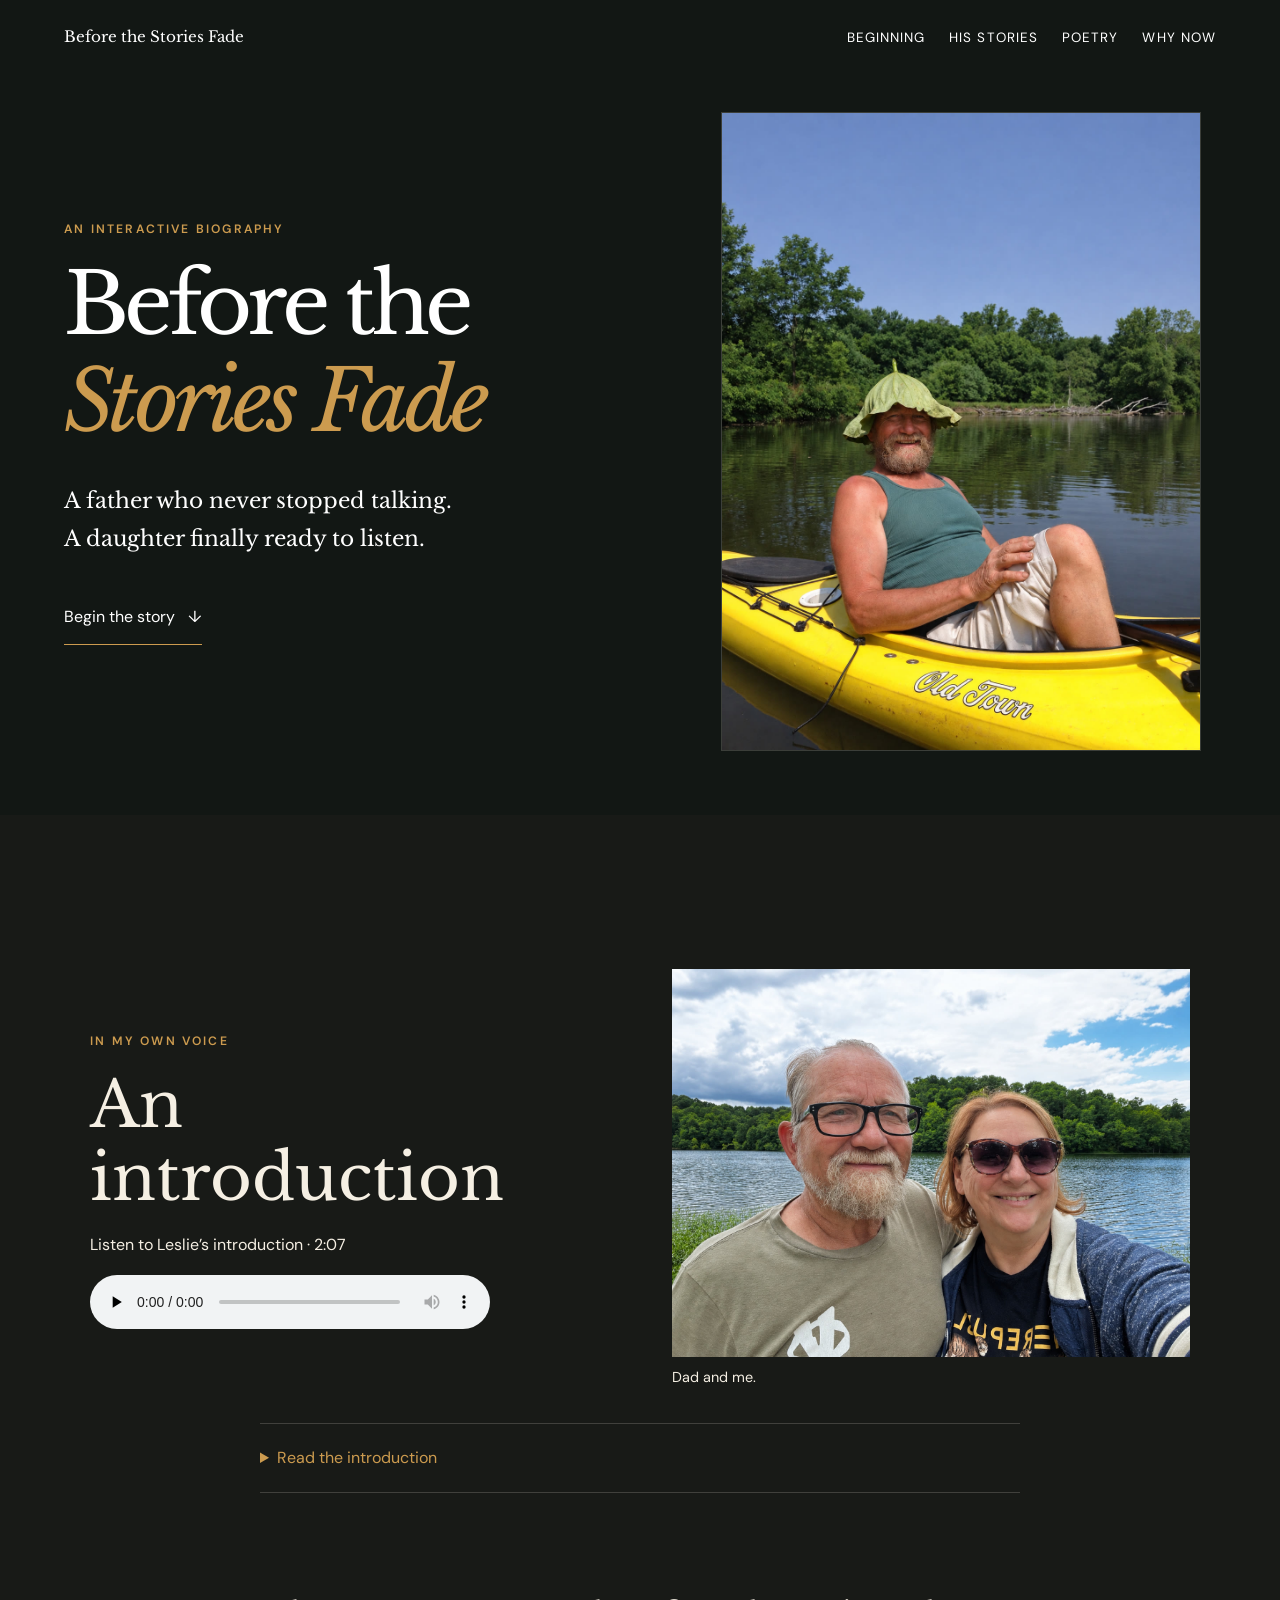
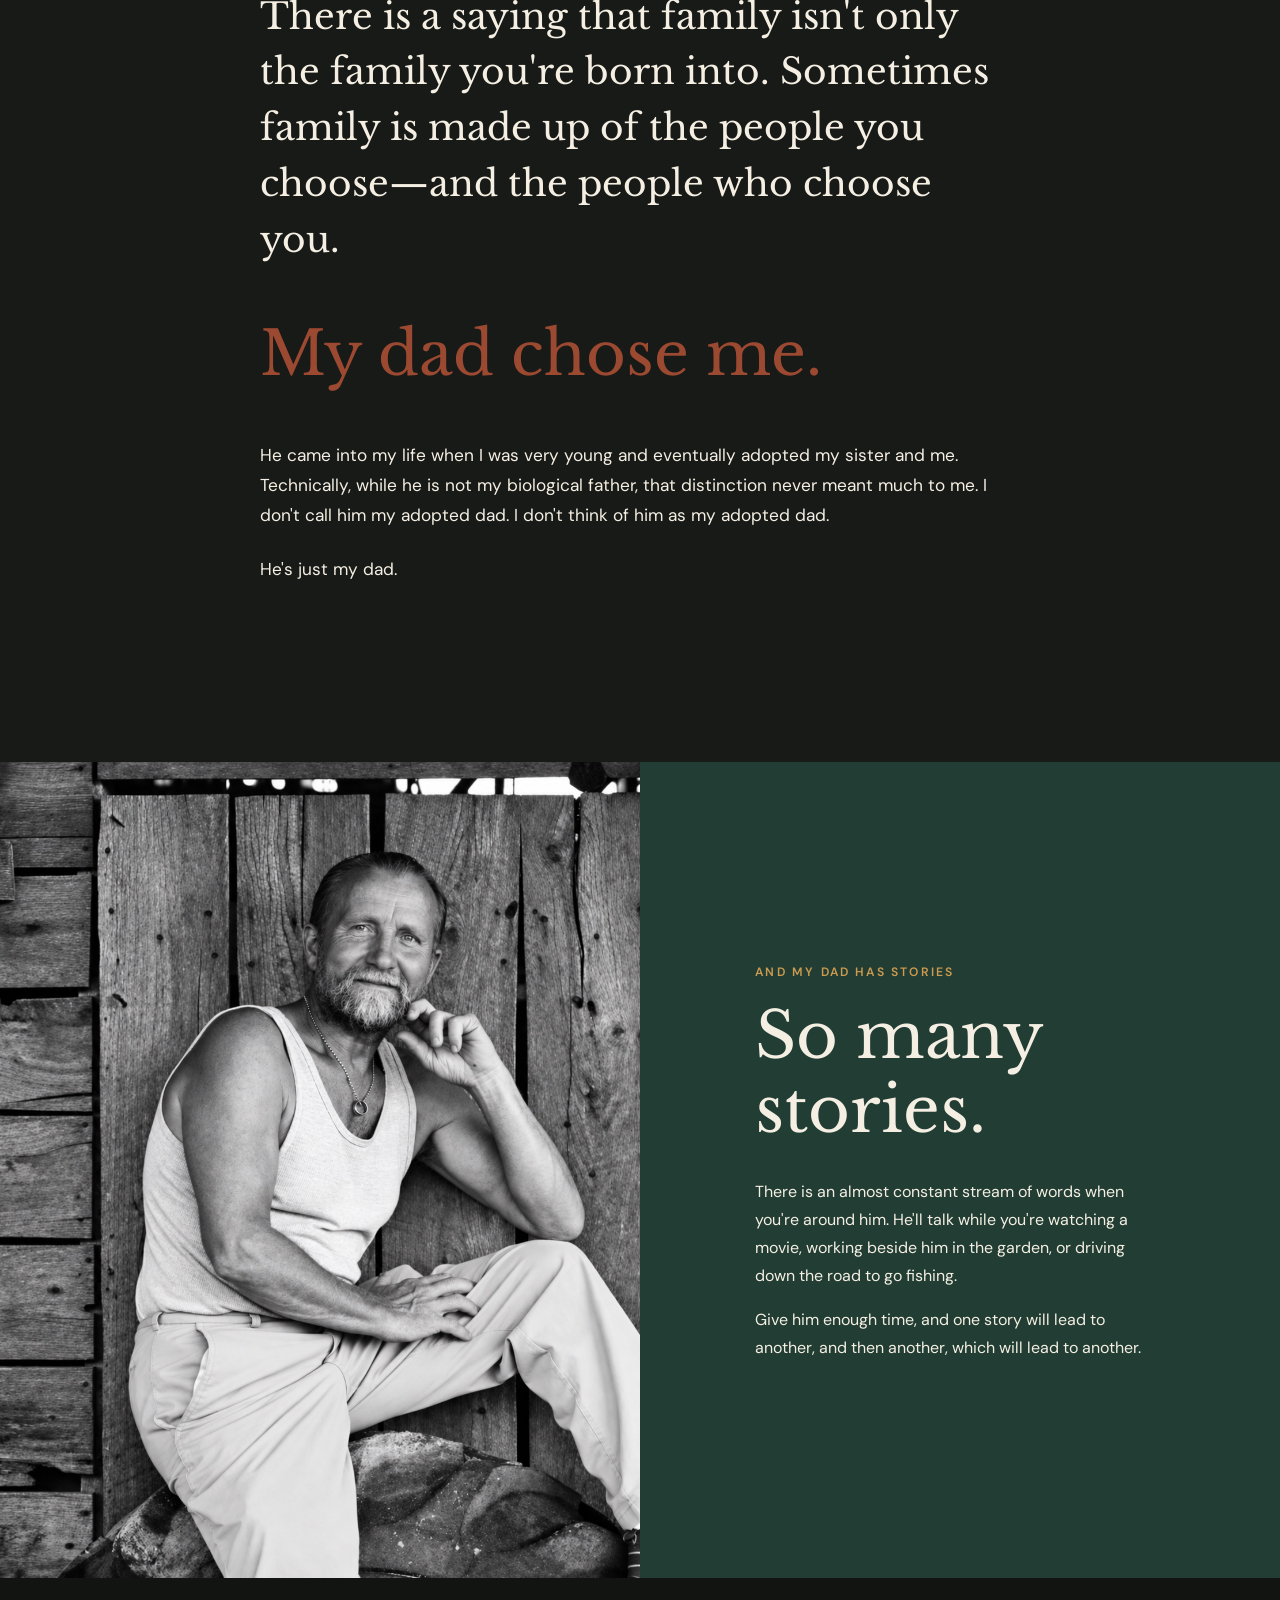
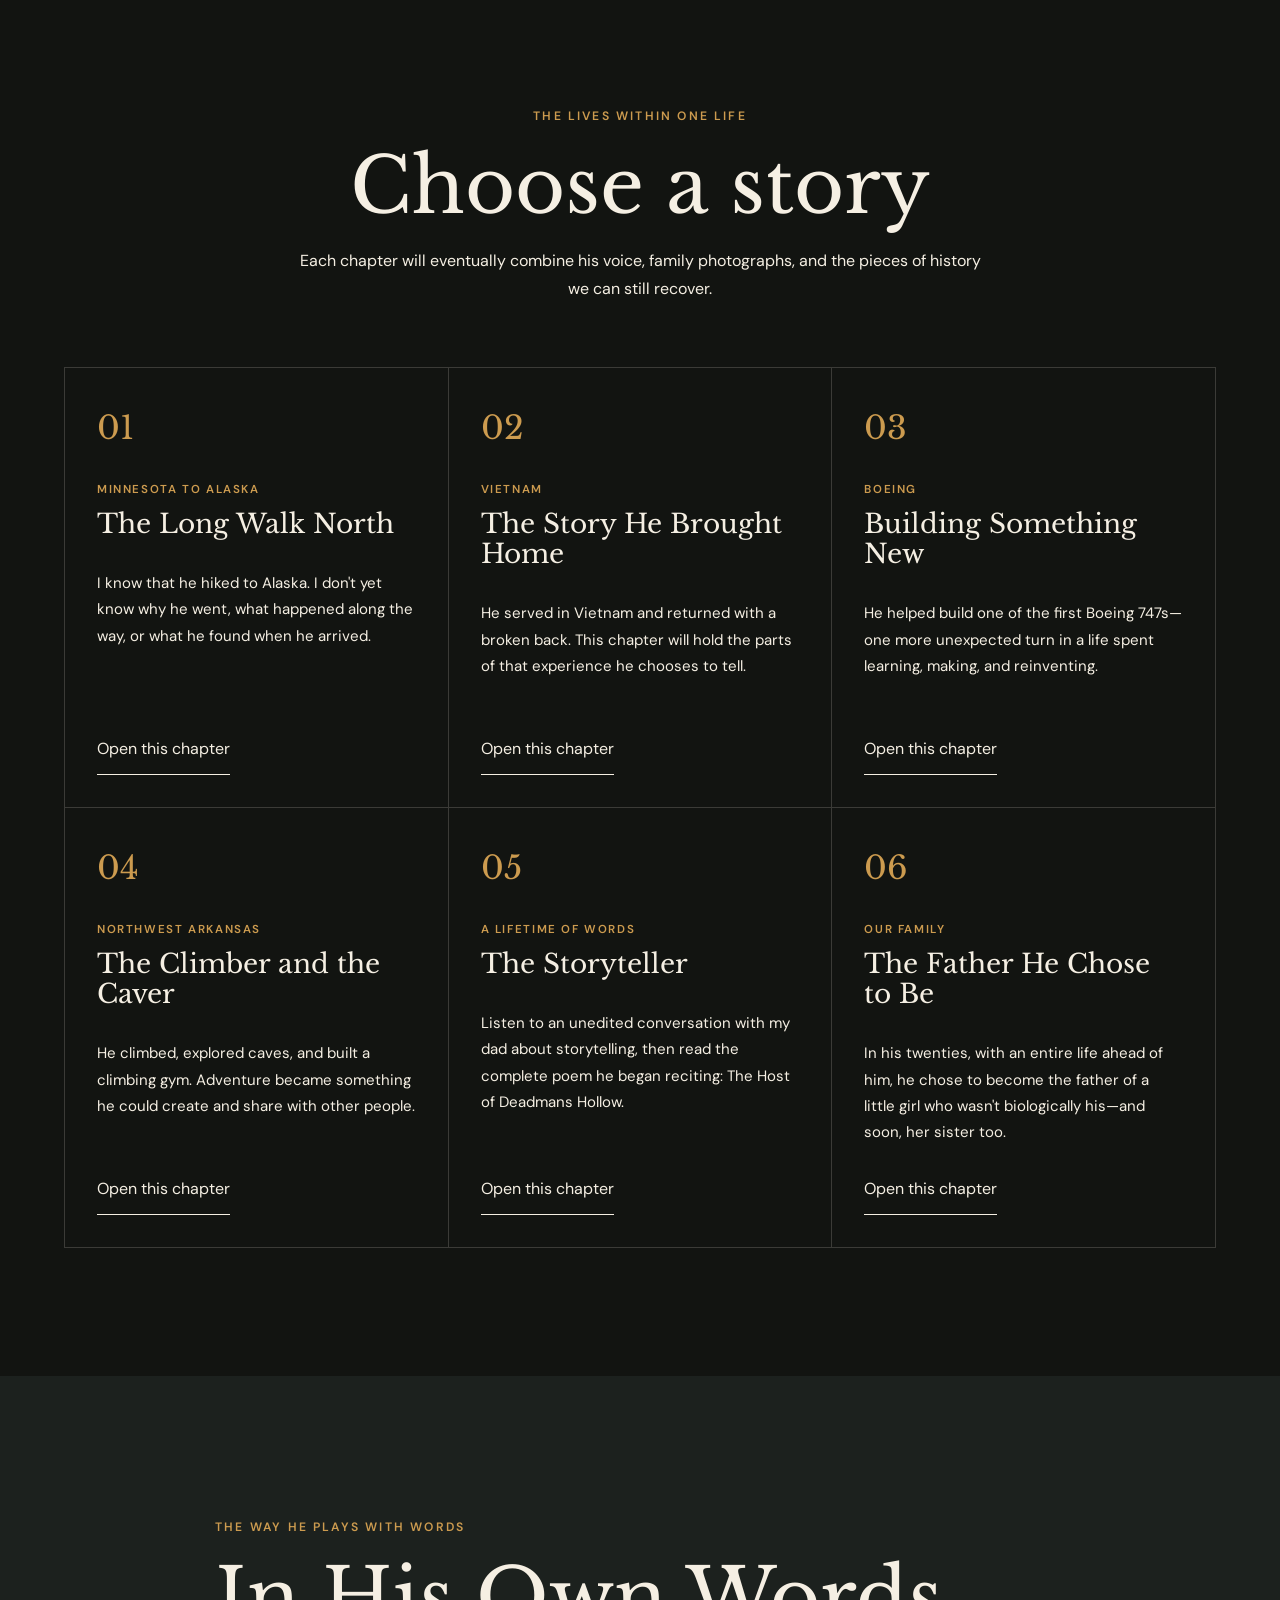
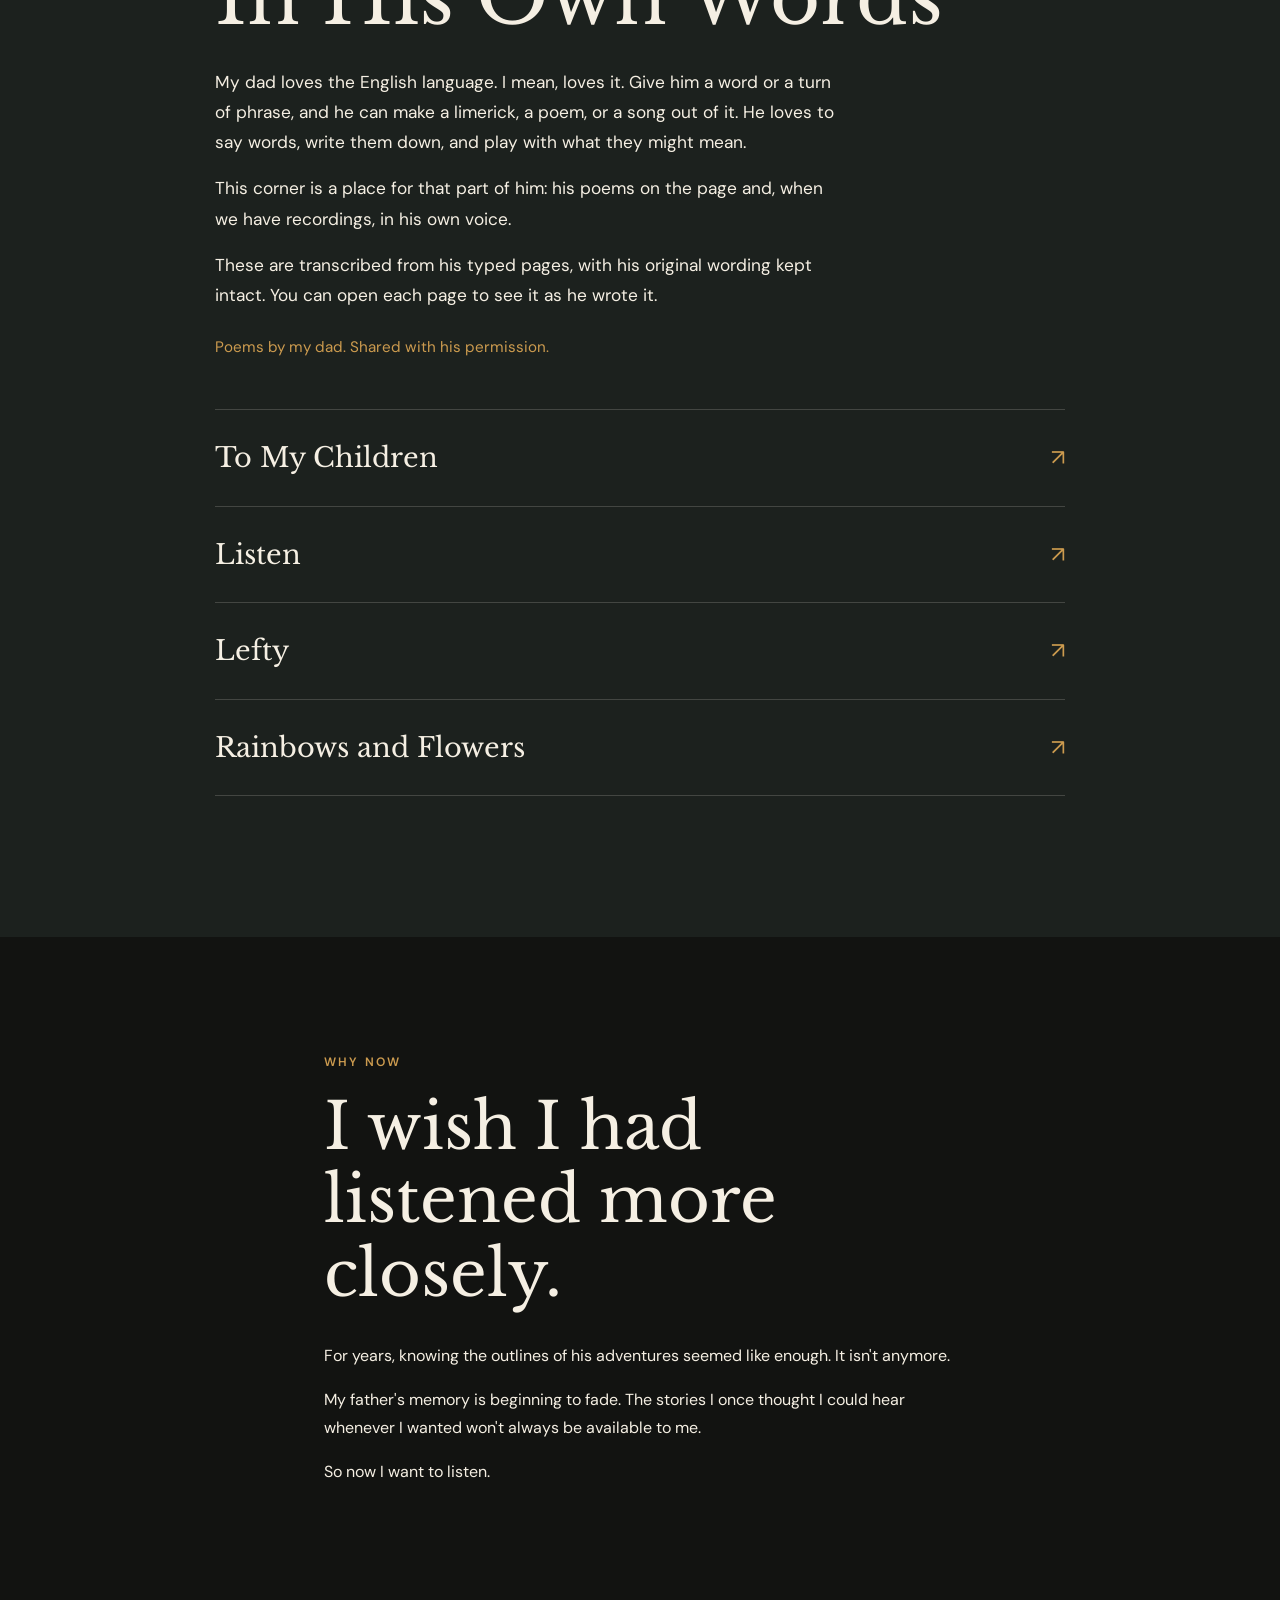
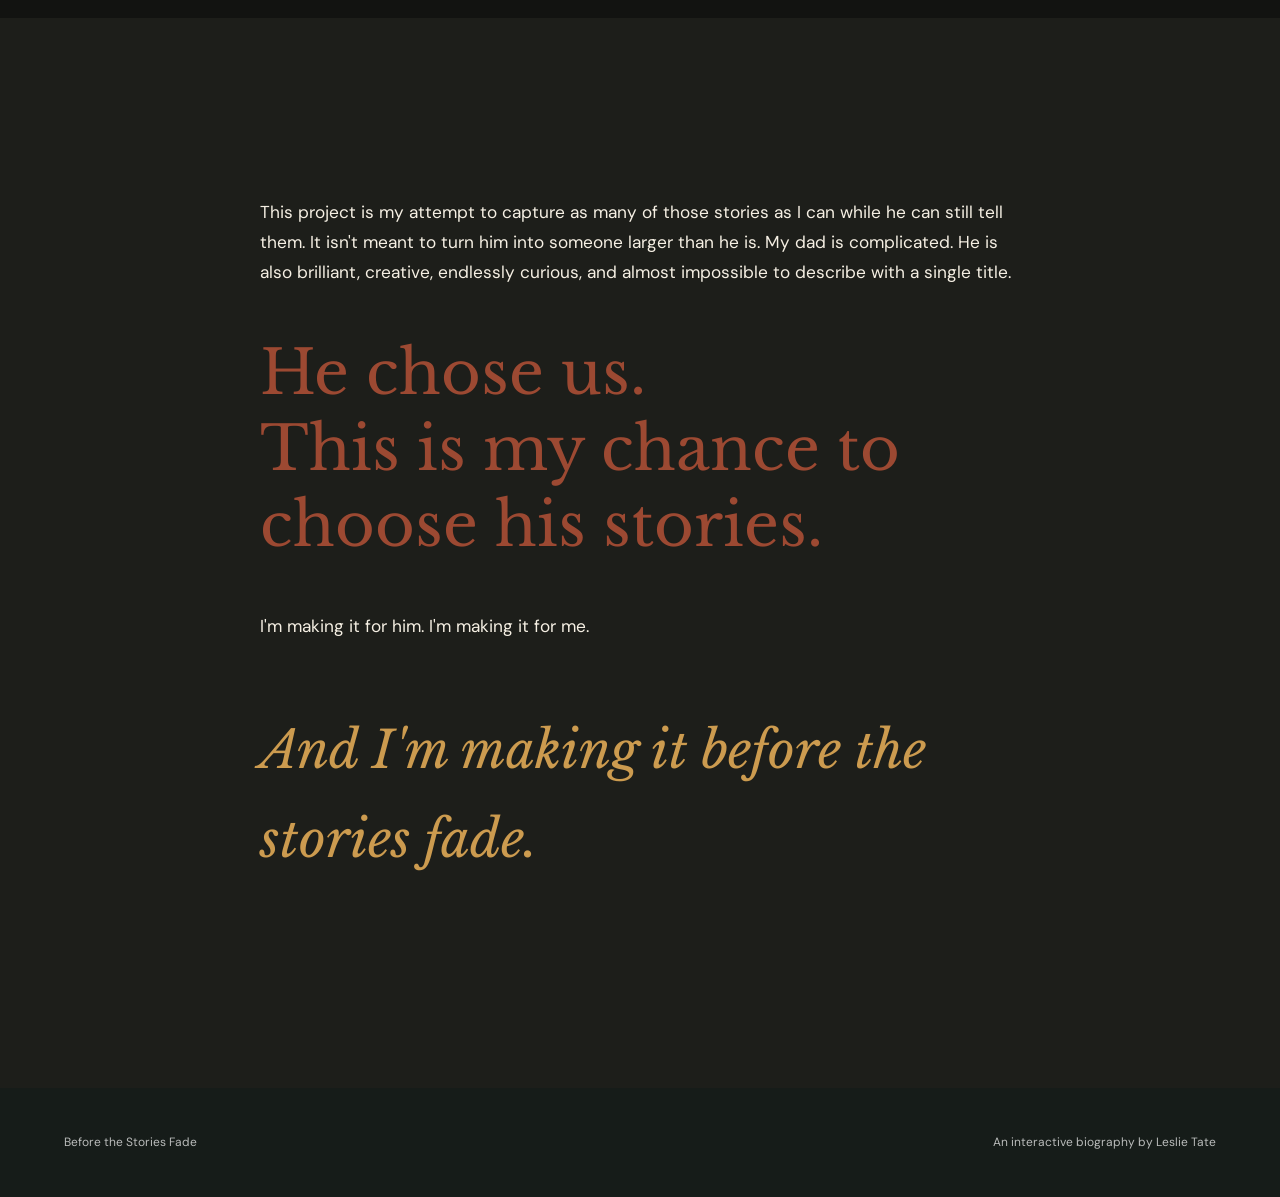
<file: index.html>
<!doctype html>
<html lang="en">
<head>
  <meta charset="utf-8">
  <meta name="viewport" content="width=device-width, initial-scale=1">
  <meta name="description" content="Before the Stories Fade — an interactive biography about a father, his stories, and a daughter's decision to listen.">
  <title>Before the Stories Fade</title>
  <link rel="preconnect" href="https://fonts.googleapis.com">
  <link rel="preconnect" href="https://fonts.gstatic.com" crossorigin>
  <link href="https://fonts.googleapis.com/css2?family=DM+Sans:wght@400;500;600&family=Libre+Baskerville:ital@0;1&display=swap" rel="stylesheet">
  <link rel="stylesheet" href="styles.css">
</head>
<body>
  <div class="progress" aria-hidden="true"><span id="progressBar"></span></div>

  <header class="site-header" id="top">
    <a class="wordmark" href="#top">Before the Stories Fade</a>
    <button class="menu-button" id="menuButton" aria-expanded="false" aria-controls="siteNav">Stories</button>
    <nav id="siteNav" aria-label="Story chapters">
      <a href="#beginning">Beginning</a>
      <a href="#stories">His Stories</a>
      <a href="#poetry">Poetry</a>
      <a href="#why-now">Why Now</a>
    </nav>
  </header>

  <main>
    <section class="hero" aria-labelledby="pageTitle">
      <div class="hero-content">
        <p class="eyebrow">An interactive biography</p>
        <h1 id="pageTitle">Before the<br><em>Stories Fade</em></h1>
        <p class="hero-intro">A father who never stopped talking.<br>A daughter finally ready to listen.</p>
        <a class="begin-link" href="#beginning">Begin the story <span aria-hidden="true">↓</span></a>
      </div>
      <img class="hero-image" src="images/dad-in-kayak.jpg" alt="Dad grinning in a yellow kayak with a lily pad on his head">
    </section>

    <section class="narrative light-section" id="beginning" aria-labelledby="introTitle">
      <div class="intro-feature">
        <div class="intro-listen">
          <p class="eyebrow">In my own voice</p>
          <h2 id="introTitle">An introduction</h2>
          <p>Listen to Leslie’s introduction · 2:07</p>
          <audio controls preload="none" aria-label="Leslie’s introduction to Before the Stories Fade">
            <source src="audio/before-the-stories-fade-intro.mp3" type="audio/mpeg">
            <a href="audio/before-the-stories-fade-intro.mp3">Listen to the introduction</a>
          </audio>
        </div>
        <figure class="intro-photo">
          <img src="images/leslie-and-dad.jpg" alt="Leslie and her dad smiling by the water" loading="lazy">
          <figcaption>Dad and me.</figcaption>
        </figure>
      </div>
      <details class="intro-script narrow-column">
        <summary>Read the introduction</summary>
        <p>I’ve wanted to tell my dad’s story for a long time.</p>
        <p>He hasn’t saved the world. He’s not a superhero. He’s a complicated, funny, patient man. Sometimes impatient. He loves a problem he can figure out, and he loves to play with words. I don’t think I really appreciated that about him until the last couple of years, when I started noticing how much of his memory was slipping away.</p>
        <p>When you’re a kid, you don’t think about your parents getting old. Or at least I didn’t. And even in my forties and fifties, I could see my mom getting older, but somehow I didn’t see it with Dad.</p>
        <p>Then one day we went for a walk in the woods. I’d spent my whole life trying to keep up with him. And that day, he asked if we could slow down. He was having trouble keeping up with me.</p>
        <p>That shook my world.</p>
        <p>My dad has stories about his childhood, about the things he got up to as a young man, and about being a parent. And some of them I’d heard, oh, about eighty million times. I knew what was coming next, so I stopped listening. I figured if I ever wanted to hear one of those stories again, all I had to do was ask.</p>
        <p>For a long time, that was true. His memory was sharp, and my dad has never been shy. He’ll talk to anybody for as long as they’ll let him. But now there are stories he starts telling and can’t quite finish. For a while, the changes seemed slow. Lately, they’re coming faster than I know how to keep up with.</p>
        <p>I hate watching that happen. I don’t know how else to say it.</p>
        <p>So I started listening again. And I started recording some of our conversations. Here, you’ll hear him tell some of his stories, and you’ll find a few of the poems he wrote. I wanted to put them somewhere I could come back to, and somewhere other people could get to know him a little, too.</p>
        <p>He’s my dad. I love him. And I’d like you to meet him.</p>
        <p>This is <em>Before the Stories Fade</em>.</p>
      </details>
      <div class="narrow-column reveal">
        <p class="opening-line">There is a saying that family isn't only the family you're born into. Sometimes family is made up of the people you choose—and the people who choose you.</p>
        <p class="statement">My dad chose me.</p>
        <p>He came into my life when I was very young and eventually adopted my sister and me. Technically, while he is not my biological father, that distinction never meant much to me. I don't call him my adopted dad. I don't think of him as my adopted dad.</p>
        <p>He's just my dad.</p>
      </div>
    </section>

    <section class="turning-point">
      <img class="turning-photo" src="images/dad-portrait.jpg" alt="Black-and-white portrait of Dad seated against a wooden wall" loading="lazy">
      <div class="turning-copy reveal">
        <p class="eyebrow">And my dad has stories</p>
        <h2>So many stories.</h2>
        <p>There is an almost constant stream of words when you're around him. He'll talk while you're watching a movie, working beside him in the garden, or driving down the road to go fishing.</p>
        <p>Give him enough time, and one story will lead to another, and then another, which will lead to another.</p>
      </div>
    </section>

    <section class="story-index" id="stories" aria-labelledby="storiesTitle">
      <div class="section-heading reveal">
        <p class="eyebrow">The lives within one life</p>
        <h2 id="storiesTitle">Choose a story</h2>
        <p>Each chapter will eventually combine his voice, family photographs, and the pieces of history we can still recover.</p>
      </div>

      <div class="story-grid">
        <article class="story-card reveal">
          <span class="chapter-number">01</span>
          <p class="chapter-place">Minnesota to Alaska</p>
          <h3>The Long Walk North</h3>
          <p>I know that he hiked to Alaska. I don't yet know why he went, what happened along the way, or what he found when he arrived.</p>
          <button class="story-button" data-story="alaska">Open this chapter</button>
        </article>

        <article class="story-card reveal">
          <span class="chapter-number">02</span>
          <p class="chapter-place">Vietnam</p>
          <h3>The Story He Brought Home</h3>
          <p>He served in Vietnam and returned with a broken back. This chapter will hold the parts of that experience he chooses to tell.</p>
          <button class="story-button" data-story="vietnam">Open this chapter</button>
        </article>

        <article class="story-card reveal">
          <span class="chapter-number">03</span>
          <p class="chapter-place">Boeing</p>
          <h3>Building Something New</h3>
          <p>He helped build one of the first Boeing 747s—one more unexpected turn in a life spent learning, making, and reinventing.</p>
          <button class="story-button" data-story="boeing">Open this chapter</button>
        </article>

        <article class="story-card reveal">
          <span class="chapter-number">04</span>
          <p class="chapter-place">Northwest Arkansas</p>
          <h3>The Climber and the Caver</h3>
          <p>He climbed, explored caves, and built a climbing gym. Adventure became something he could create and share with other people.</p>
          <button class="story-button" data-story="climbing">Open this chapter</button>
        </article>

        <article class="story-card reveal">
          <span class="chapter-number">05</span>
          <p class="chapter-place">A lifetime of words</p>
          <h3>The Storyteller</h3>
          <p>Listen to an unedited conversation with my dad about storytelling, then read the complete poem he began reciting: The Host of Deadmans Hollow.</p>
          <button class="story-button" data-story="storyteller">Open this chapter</button>
        </article>

        <article class="story-card reveal">
          <span class="chapter-number">06</span>
          <p class="chapter-place">Our family</p>
          <h3>The Father He Chose to Be</h3>
          <p>In his twenties, with an entire life ahead of him, he chose to become the father of a little girl who wasn't biologically his—and soon, her sister too.</p>
          <button class="story-button" data-story="father">Open this chapter</button>
        </article>
      </div>
    </section>

    <section class="poetry-corner" id="poetry" aria-labelledby="poetryTitle">
      <div class="poetry-inner reveal">
        <p class="eyebrow">The way he plays with words</p>
        <h2 id="poetryTitle">In His Own Words</h2>
        <p class="poetry-intro">My dad loves the English language. I mean, loves it. Give him a word or a turn of phrase, and he can make a limerick, a poem, or a song out of it. He loves to say words, write them down, and play with what they might mean.</p>
        <p class="poetry-intro">This corner is a place for that part of him: his poems on the page and, when we have recordings, in his own voice.</p>
        <p class="poetry-intro">These are transcribed from his typed pages, with his original wording kept intact. You can open each page to see it as he wrote it.</p>
        <p class="poetry-credit">Poems by my dad. Shared with his permission.</p>
        <div class="poem-list" id="poemList" aria-label="Poems"></div>
      </div>
    </section>

    <section class="why-now" id="why-now">
      <div class="why-copy reveal">
        <p class="eyebrow">Why now</p>
        <h2>I wish I had listened more closely.</h2>
        <p>For years, knowing the outlines of his adventures seemed like enough. It isn't anymore.</p>
        <p>My father's memory is beginning to fade. The stories I once thought I could hear whenever I wanted won't always be available to me.</p>
        <p>So now I want to listen.</p>
      </div>
    </section>

    <section class="closing">
      <div class="narrow-column reveal">
        <p>This project is my attempt to capture as many of those stories as I can while he can still tell them. It isn't meant to turn him into someone larger than he is. My dad is complicated. He is also brilliant, creative, endlessly curious, and almost impossible to describe with a single title.</p>
        <p class="statement">He chose us.<br>This is my chance to choose his stories.</p>
        <p>I'm making it for him. I'm making it for me.</p>
        <p class="final-line">And I'm making it before the stories fade.</p>
      </div>
    </section>
  </main>

  <dialog class="story-dialog" id="storyDialog" aria-labelledby="dialogTitle">
    <button class="dialog-close" id="dialogClose" aria-label="Close chapter">×</button>
    <p class="eyebrow" id="dialogChapter"></p>
    <h2 id="dialogTitle"></h2>
    <div class="dialog-photo placeholder-photo" id="storyPhotoPlaceholder"><span>Chapter photograph</span></div>
    <p id="dialogCopy"></p>
    <div id="storyRecording" hidden>
      <h3>Listen to our conversation</h3>
      <p>Unedited conversation excerpt · About 6 minutes</p>
      <audio id="storyAudio" controls preload="none" aria-label="Leslie and her dad discussing storytelling">
        <source src="audio/storytelling-conversation.mp3" type="audio/mpeg">
        <a href="audio/storytelling-conversation.mp3">Download the recording</a>
      </audio>
      <p><a href="audio/storytelling-conversation.mp3" download>Download the audio</a></p>
      <h3>The Host of Deadmans Hollow</h3>
      <p>The complete poem, preserved in photographs of all four typed pages.</p>
      <a class="begin-link" href="deadmans-hollow.html" target="_blank" rel="noopener">Read the complete poem ↗</a>
    </div>
    <div class="audio-coming" id="storyAudioComing">
      <span aria-hidden="true">◉</span>
      <div><strong>His voice will live here.</strong><br><small>Interview audio will be added after it is recorded and edited.</small></div>
    </div>
  </dialog>

  <dialog class="story-dialog poem-dialog" id="poemDialog" aria-labelledby="poemTitle">
    <button class="dialog-close" id="poemClose" type="button" aria-label="Close poem">×</button>
    <p class="eyebrow">A poem by Dad</p>
    <h2 id="poemTitle"></h2>
    <p class="poem-note" id="poemNote" hidden></p>
    <div class="poem-text" id="poemText"></div>
    <a class="poem-original" id="poemOriginal" href="#" target="_blank" rel="noopener">View the original typed page ↗</a>
    <div class="poem-audio" id="poemAudioWrap" hidden>
      <p>Listen to him read this poem</p>
      <audio id="poemAudio" controls preload="none" aria-label="Poem recited by Dad"></audio>
    </div>
    <p class="poem-audio-note" id="poemAudioNote">An audio reading can be added here later.</p>
  </dialog>

  <footer>
    <p>Before the Stories Fade</p>
    <p>An interactive biography by Leslie Tate</p>
  </footer>

  <script src="script.js"></script>
</body>
</html>
</file>
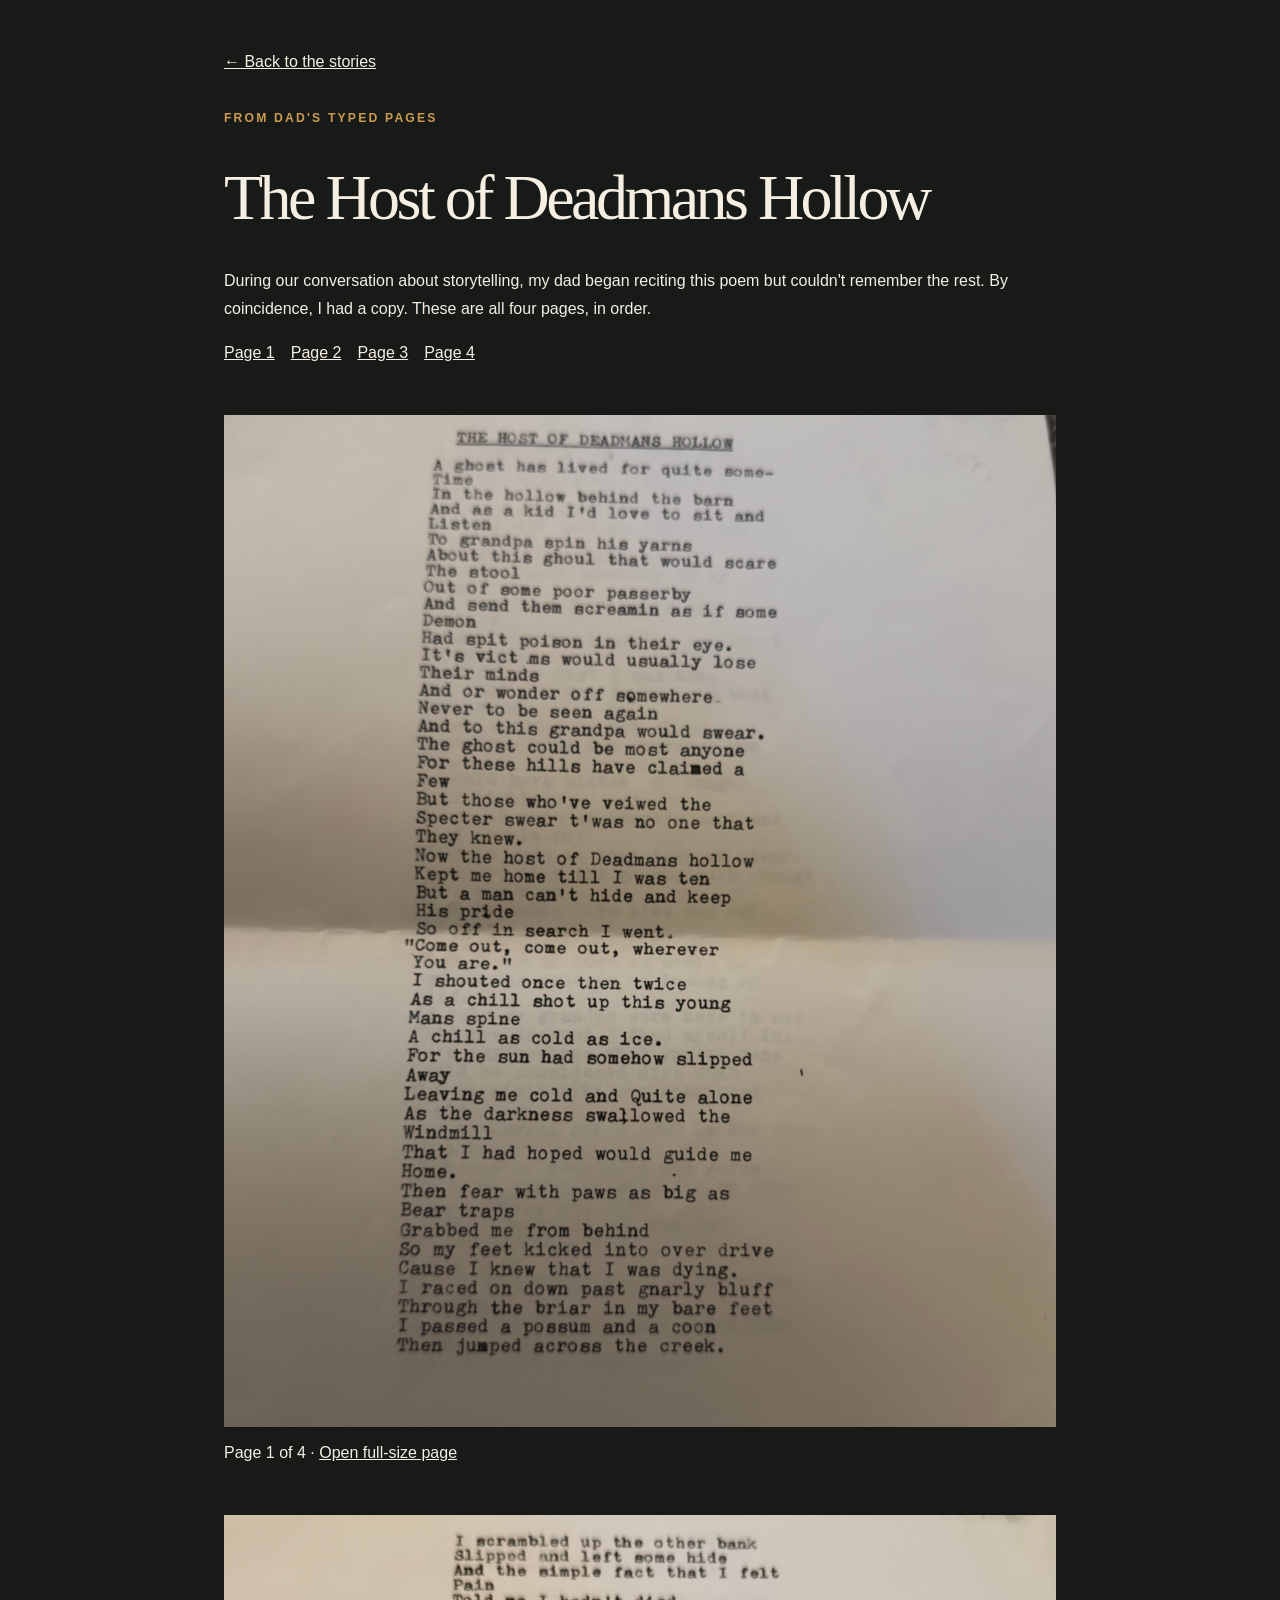
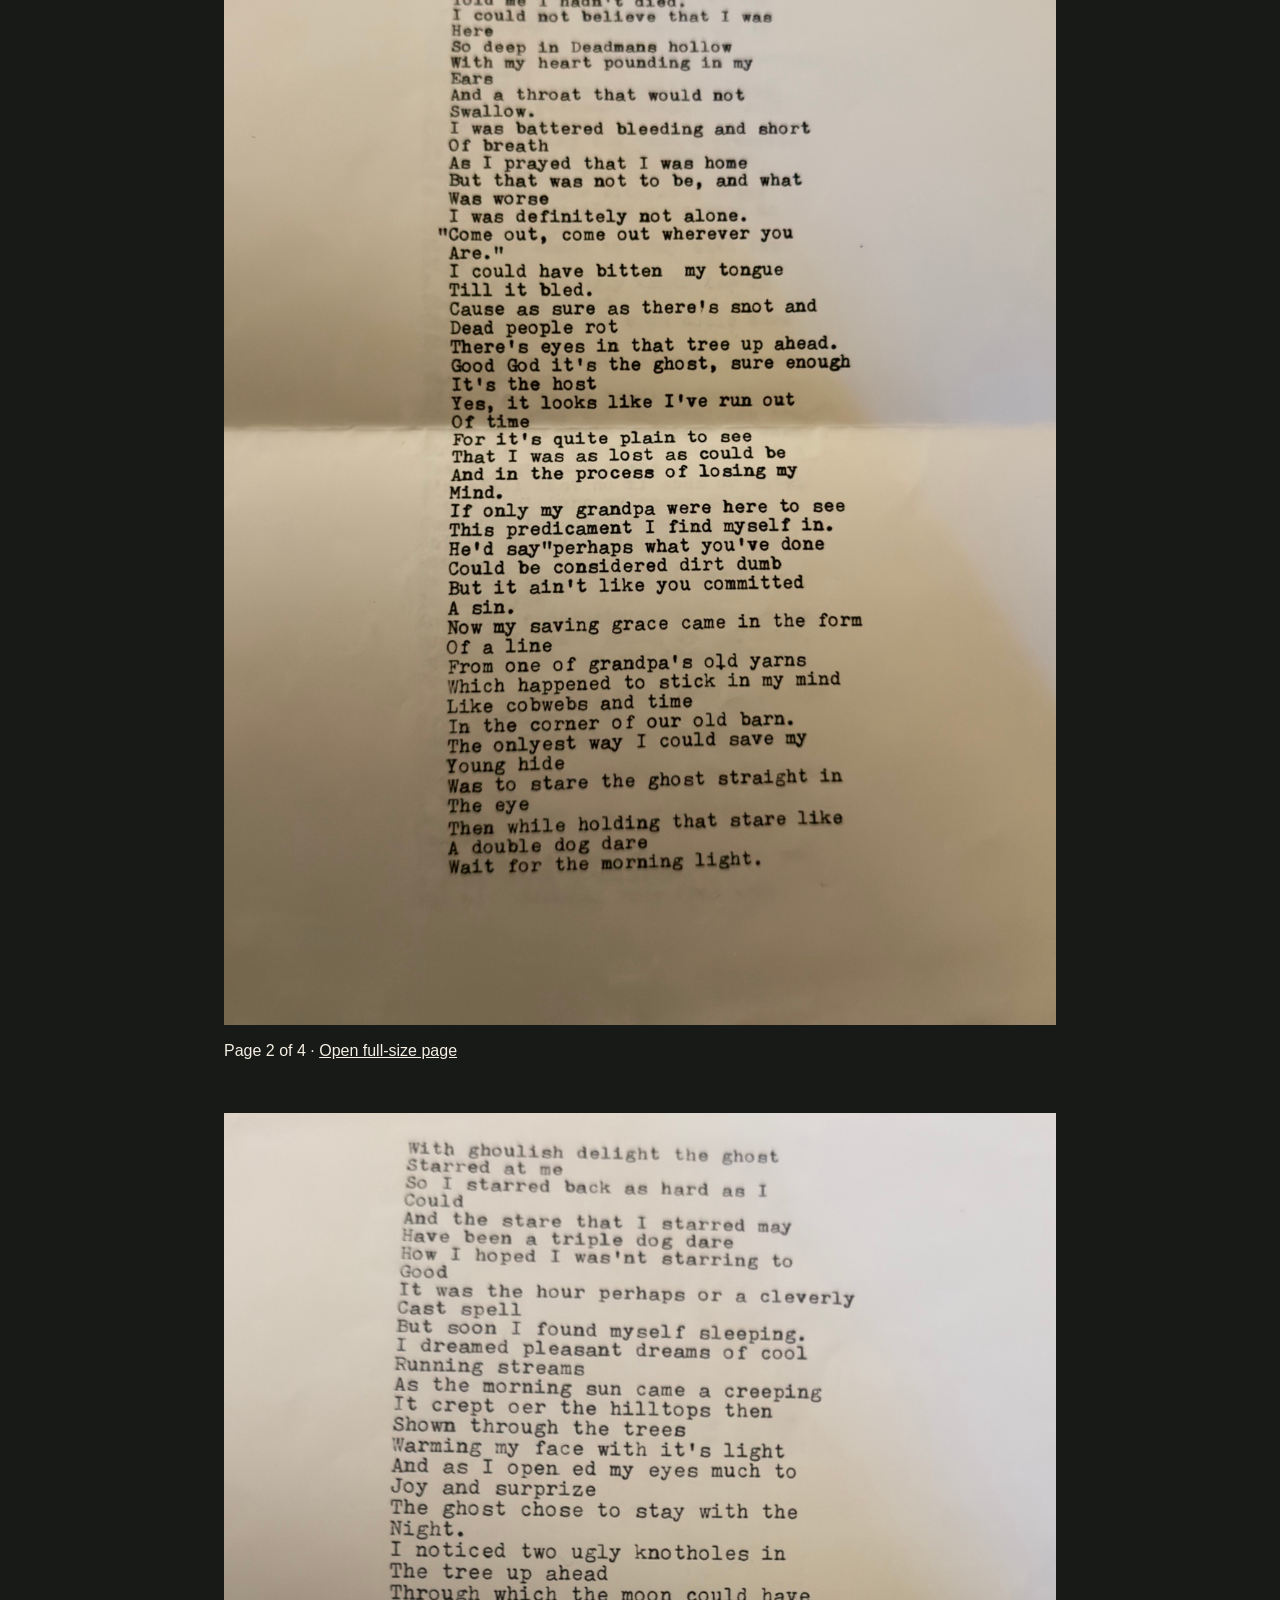
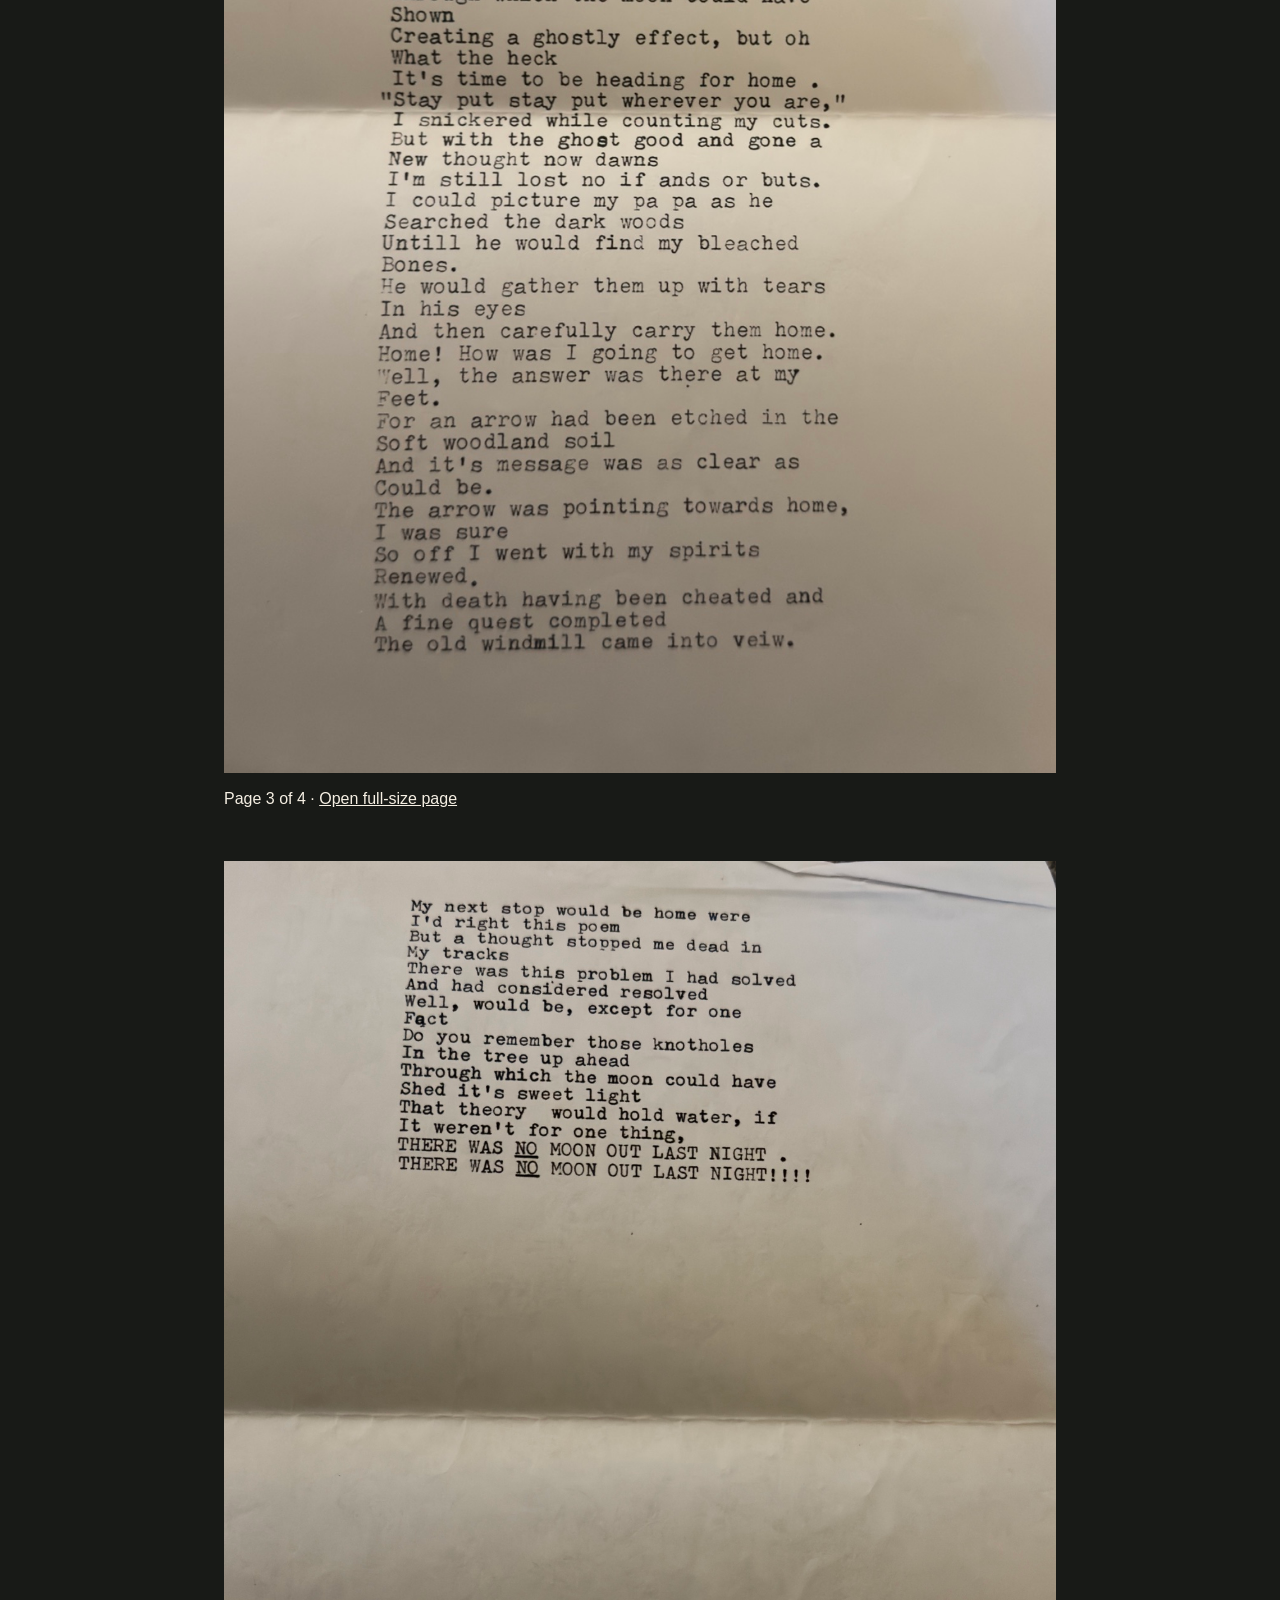
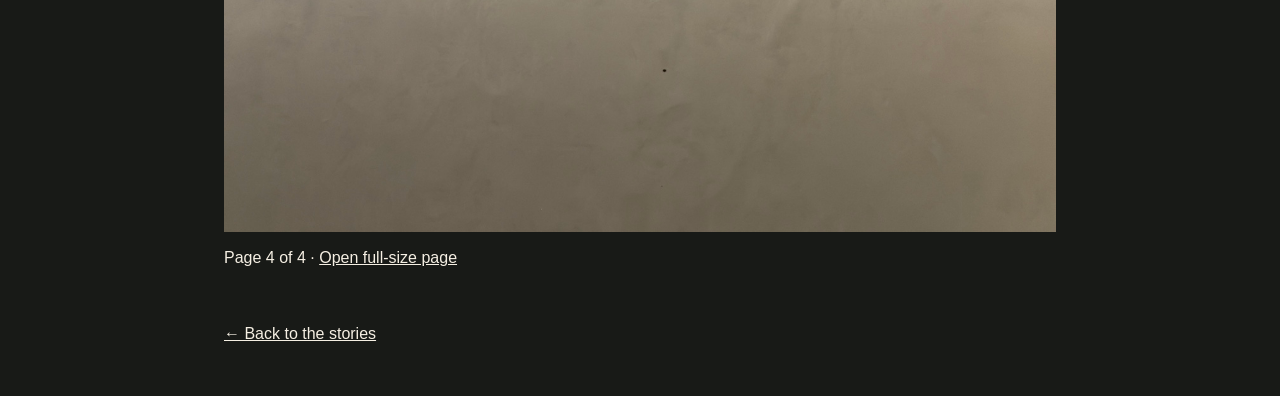
<file: deadmans-hollow.html>
<!doctype html>
<html lang="en">
<head>
  <meta charset="utf-8">
  <meta name="viewport" content="width=device-width, initial-scale=1">
  <title>The Host of Deadmans Hollow — Before the Stories Fade</title>
  <link rel="stylesheet" href="styles.css">
  <style>
    .poem-pages { max-width: 960px; margin: auto; padding: 3rem 5vw; }
    .poem-pages h1 { font-size: clamp(2rem, 6vw, 4rem); margin: 2rem 0; }
    .poem-pages figure { margin: 3rem 0; }
    .poem-pages img { display: block; width: 100%; height: auto; }
    .poem-pages figcaption { margin-top: .75rem; }
    .page-links { display: flex; flex-wrap: wrap; gap: 1rem; }
    @media print { body { background: white; color: black; } .page-links, .back-link, .page-intro { display: none; } .poem-pages { padding: 0; } .poem-pages figure { break-before: page; margin: 0; } }
  </style>
</head>
<body>
  <main class="poem-pages">
    <a class="back-link" href="index.html#stories">← Back to the stories</a>
    <p class="eyebrow" style="margin-top: 2rem">From Dad's typed pages</p>
    <h1>The Host of Deadmans Hollow</h1>
    <p class="page-intro">During our conversation about storytelling, my dad began reciting this poem but couldn't remember the rest. By coincidence, I had a copy. These are all four pages, in order.</p>
    <nav class="page-links" aria-label="Poem pages"><a href="#page-1">Page 1</a><a href="#page-2">Page 2</a><a href="#page-3">Page 3</a><a href="#page-4">Page 4</a></nav>
    <figure id="page-1"><a href="images/deadmans-hollow/page-1.jpg" target="_blank" rel="noopener"><img src="images/deadmans-hollow/page-1.jpg" alt="The Host of Deadmans Hollow, original typed page 1 of 4"></a><figcaption>Page 1 of 4 · <a href="images/deadmans-hollow/page-1.jpg" target="_blank" rel="noopener">Open full-size page</a></figcaption></figure>
    <figure id="page-2"><a href="images/deadmans-hollow/page-2.jpg" target="_blank" rel="noopener"><img src="images/deadmans-hollow/page-2.jpg" alt="The Host of Deadmans Hollow, original typed page 2 of 4" loading="lazy"></a><figcaption>Page 2 of 4 · <a href="images/deadmans-hollow/page-2.jpg" target="_blank" rel="noopener">Open full-size page</a></figcaption></figure>
    <figure id="page-3"><a href="images/deadmans-hollow/page-3.jpg" target="_blank" rel="noopener"><img src="images/deadmans-hollow/page-3.jpg" alt="The Host of Deadmans Hollow, original typed page 3 of 4" loading="lazy"></a><figcaption>Page 3 of 4 · <a href="images/deadmans-hollow/page-3.jpg" target="_blank" rel="noopener">Open full-size page</a></figcaption></figure>
    <figure id="page-4"><a href="images/deadmans-hollow/page-4.jpg" target="_blank" rel="noopener"><img src="images/deadmans-hollow/page-4.jpg" alt="The Host of Deadmans Hollow, original typed page 4 of 4" loading="lazy"></a><figcaption>Page 4 of 4 · <a href="images/deadmans-hollow/page-4.jpg" target="_blank" rel="noopener">Open full-size page</a></figcaption></figure>
    <a href="index.html#stories">← Back to the stories</a>
  </main>
</body>
</html>
</file>
<file: styles.css>
:root {
  --ink: #121311;
  --paper: #181a17;
  --cream: #f5efe3;
  --rust: #9c4932;
  --forest: #213d34;
  --gold: #cc9b4f;
  --line: rgba(245, 239, 227, 0.18);
  --serif: "Libre Baskerville", Georgia, serif;
  --sans: "DM Sans", Arial, sans-serif;
}

* { box-sizing: border-box; }
[hidden] { display: none !important; }
html { scroll-behavior: smooth; }
body { margin: 0; color: var(--cream); background: var(--paper); font-family: var(--sans); line-height: 1.75; }
button, a { font: inherit; }
a { color: inherit; }

.progress { position: fixed; inset: 0 0 auto; height: 4px; z-index: 100; background: transparent; }
.progress span { display: block; width: 0; height: 100%; background: var(--gold); }

.site-header { position: absolute; inset: 0 0 auto; z-index: 20; display: flex; align-items: center; justify-content: space-between; padding: 1.5rem 5vw; color: white; }
.wordmark { font-family: var(--serif); text-decoration: none; font-size: .95rem; }
.site-header nav { display: flex; gap: 1.5rem; }
.site-header nav a { text-decoration: none; font-size: .84rem; letter-spacing: .08em; text-transform: uppercase; }
.site-header nav a:hover, .site-header nav a:focus-visible { color: var(--gold); }
.menu-button { display: none; color: white; background: transparent; border: 1px solid rgba(255,255,255,.6); padding: .4rem .75rem; }

.hero { display: grid; grid-template-columns: minmax(0, 1.2fr) minmax(0, 1fr); align-items: center; gap: clamp(2rem, 5vw, 6rem); min-height: 90svh; padding: 7rem 5vw 4rem; color: white; background: #121714; }
.hero-content { justify-self: end; width: min(100%, 720px); }
.hero-image { display: block; width: 100%; max-width: 480px; height: auto; border: 1px solid var(--line); }
.eyebrow { margin: 0 0 1rem; color: var(--gold); font-size: .76rem; font-weight: 600; letter-spacing: .18em; text-transform: uppercase; }
h1, h2, h3 { font-family: var(--serif); font-weight: 400; line-height: 1.15; }
h1 { max-width: 900px; margin: 0; font-size: clamp(3rem, 6.6vw, 7.5rem); letter-spacing: -.055em; }
h1 em { color: var(--gold); font-weight: 400; }
.hero-intro { margin: 2rem 0; font-family: var(--serif); font-size: clamp(1rem, 2vw, 1.35rem); }
.begin-link { display: inline-flex; gap: .8rem; align-items: center; padding: .8rem 0; text-decoration: none; border-bottom: 1px solid var(--gold); }

.light-section { padding: clamp(6rem, 12vw, 11rem) 5vw; background: var(--paper); }
.intro-feature { display: grid; grid-template-columns: minmax(0, 1fr) minmax(0, 1fr); align-items: center; gap: clamp(2rem, 5vw, 5rem); max-width: 1100px; margin: 0 auto 2rem; }
.intro-listen h2 { margin: 0; font-size: clamp(2.4rem, 5vw, 4.25rem); }
.intro-listen audio { display: block; width: 100%; max-width: 400px; }
.intro-photo { margin: 0; }
.intro-photo img { display: block; width: 100%; height: auto; }
.intro-photo figcaption { padding-top: .5rem; font-size: .9rem; color: var(--cream); }
.intro-script { padding: 1.25rem 0; border-block: 1px solid var(--line); }
.intro-script summary { width: fit-content; color: var(--gold); cursor: pointer; }
.intro-script summary + p { margin-top: 1.5rem; }
.intro-script + .narrow-column { margin-top: clamp(3rem, 8vw, 6rem); }
.narrow-column { max-width: 760px; margin: auto; }
.narrow-column p { margin: 0 0 1.5rem; font-size: 1.08rem; }
.opening-line { font-family: var(--serif); font-size: clamp(1.5rem, 3vw, 2.25rem) !important; line-height: 1.55; }
.statement { margin: 3rem 0 !important; color: var(--rust); font-family: var(--serif); font-size: clamp(2rem, 5vw, 3.8rem) !important; line-height: 1.25; }

.turning-point { display: grid; grid-template-columns: repeat(2, minmax(0, 1fr)); background: var(--forest); color: var(--cream); }
.turning-photo { display: block; align-self: center; width: 100%; height: auto; max-height: 820px; object-fit: contain; }
.turning-copy, .why-copy { align-self: center; max-width: 650px; padding: clamp(4rem, 9vw, 8rem); }
.turning-copy h2, .why-copy h2 { margin: 0 0 2rem; font-size: clamp(2.7rem, 5vw, 5rem); }

.story-index { padding: clamp(6rem, 10vw, 10rem) 5vw; background: #121411; }
.section-heading { max-width: 700px; margin: 0 auto 4rem; text-align: center; }
.section-heading h2 { margin: .5rem 0 1rem; font-size: clamp(2.7rem, 6vw, 5rem); }
.story-grid { display: grid; grid-template-columns: repeat(3, 1fr); max-width: 1200px; margin: auto; border-top: 1px solid var(--line); border-left: 1px solid var(--line); }
.story-card { display: flex; flex-direction: column; min-height: 440px; padding: 2rem; border-right: 1px solid var(--line); border-bottom: 1px solid var(--line); transition: background .25s, transform .25s; }
.story-card:hover { background: #20231f; transform: translateY(-4px); }
.chapter-number { color: var(--gold); font-family: var(--serif); font-size: 2rem; }
.chapter-place { margin: 1.5rem 0 .5rem; color: var(--gold); font-size: .72rem; font-weight: 600; letter-spacing: .14em; text-transform: uppercase; }
.story-card h3 { margin: 0 0 1rem; font-size: 1.65rem; }
.story-card p:not(.chapter-place) { font-size: .94rem; }
.story-button { align-self: flex-start; margin-top: auto; padding: .7rem 0; color: inherit; background: transparent; border: 0; border-bottom: 1px solid currentColor; cursor: pointer; }

.poetry-corner { padding: clamp(6rem, 11vw, 10rem) 5vw; background: #1c211e; }
.poetry-inner { max-width: 850px; margin: auto; }
.poetry-inner h2 { margin: 0 0 1.5rem; font-size: clamp(2.7rem, 6vw, 5rem); }
.poetry-intro { max-width: 630px; margin: 0 0 1rem; font-size: 1.08rem; }
.poetry-credit { margin: 1.5rem 0 3rem; color: var(--gold); font-size: .95rem; }
.poem-list { border-top: 1px solid var(--line); }
.poem-select { width: 100%; display: flex; align-items: center; justify-content: space-between; gap: 1.5rem; padding: 1.5rem 0; color: var(--cream); background: transparent; border: 0; border-bottom: 1px solid var(--line); text-align: left; cursor: pointer; }
.poem-select:hover, .poem-select:focus-visible { color: var(--gold); }
.poem-select-title { font-family: var(--serif); font-size: clamp(1.25rem, 2.5vw, 1.7rem); }
.poem-select-arrow { color: var(--gold); font-size: 1.4rem; }
.poem-text { min-height: 5rem; margin: 1rem 0 2rem; font-family: var(--serif); font-size: 1.06rem; line-height: 2; white-space: pre-wrap; }
.poem-note { margin: -1rem 0 2rem; color: var(--gold); font-family: var(--serif); font-style: italic; }
.poem-original { display: inline-block; margin-bottom: 2rem; color: var(--gold); text-underline-offset: .25em; }
.poem-audio { padding-top: 1.5rem; border-top: 1px solid var(--line); }
.poem-audio p { margin: 0 0 .75rem; }
.poem-audio audio { display: block; width: 100%; max-width: 520px; }
#storyAudio { display: block; width: 100%; margin: 1rem 0; }
#storyRecording h3 { margin: 2rem 0 .75rem; font-size: 1.5rem; }
.poem-audio-note { color: rgba(245, 239, 227, .73); font-size: .9rem; }

.why-now { background: var(--ink); }
.why-copy { max-width: 760px; margin: auto; padding: clamp(4rem, 9vw, 8rem) 5vw; }
.closing { padding: clamp(7rem, 14vw, 13rem) 5vw; background: #1d1e1a; }
.final-line { margin-top: 4rem !important; color: var(--gold); font-family: var(--serif); font-size: clamp(1.8rem, 4vw, 3.5rem) !important; font-style: italic; }

.placeholder-photo { position: relative; display: grid; place-items: center; overflow: hidden; background-color: #5d625c; }
.placeholder-photo::after { content: ""; position: absolute; inset: 1rem; border: 1px solid rgba(255,255,255,.28); }
.placeholder-photo span { z-index: 1; padding: 1rem; color: rgba(255,255,255,.65); font-size: .75rem; letter-spacing: .12em; text-align: center; text-transform: uppercase; }

.story-dialog { width: min(720px, calc(100% - 2rem)); max-height: 90vh; padding: clamp(2rem, 6vw, 4rem); color: var(--cream); background: #20221e; border: 1px solid rgba(255,255,255,.12); box-shadow: 0 25px 80px rgba(0,0,0,.55); }
.story-dialog::backdrop { background: rgba(17,24,21,.82); backdrop-filter: blur(3px); }
.story-dialog h2 { margin: 0 0 2rem; font-size: clamp(2rem, 5vw, 3.5rem); }
.dialog-close { position: absolute; top: 1rem; right: 1.25rem; padding: 0; color: var(--cream); font-size: 2rem; background: transparent; border: 0; cursor: pointer; }
.dialog-photo { height: 260px; margin: 0 0 2rem; background: linear-gradient(135deg, #6b6a60, #303833); }
.audio-coming { display: flex; gap: 1rem; align-items: center; margin-top: 2rem; padding: 1.25rem; color: white; background: var(--forest); }
.audio-coming span { color: var(--gold); font-size: 1.5rem; }
.audio-coming small { color: rgba(255,255,255,.72); }

footer { display: flex; justify-content: space-between; padding: 2rem 5vw; color: rgba(255,255,255,.7); background: #161c19; font-size: .75rem; }

.reveal { opacity: 0; transform: translateY(24px); transition: opacity .7s ease, transform .7s ease; }
.reveal.visible { opacity: 1; transform: none; }

@media (prefers-reduced-motion: reduce) {
  html { scroll-behavior: auto; }
  .reveal { opacity: 1; transform: none; transition: none; }
  .story-card { transition: none; }
}

@media (max-width: 850px) {
  .story-grid { grid-template-columns: 1fr 1fr; }
  .hero, .intro-feature, .turning-point { grid-template-columns: minmax(0, 1fr); }
  .hero { min-height: auto; padding-bottom: 3rem; }
  .hero-content { justify-self: start; }
  .hero-image { max-width: 400px; }
  .intro-photo { max-width: 540px; }
  .turning-photo { max-height: 65svh; }
  .turning-copy, .why-copy { padding: 5rem 7vw; }
}

@media (max-width: 600px) {
  .site-header { position: absolute; align-items: flex-start; }
  .menu-button { display: block; }
  .site-header nav { position: absolute; top: 4.5rem; right: 5vw; display: none; flex-direction: column; gap: .7rem; padding: 1rem 1.5rem; color: var(--cream); background: #20221e; box-shadow: 0 10px 35px rgba(0,0,0,.45); }
  .site-header nav.open { display: flex; }
  .story-grid { grid-template-columns: 1fr; }
  .story-card { min-height: 380px; }
  footer { display: block; }
}
</file>
